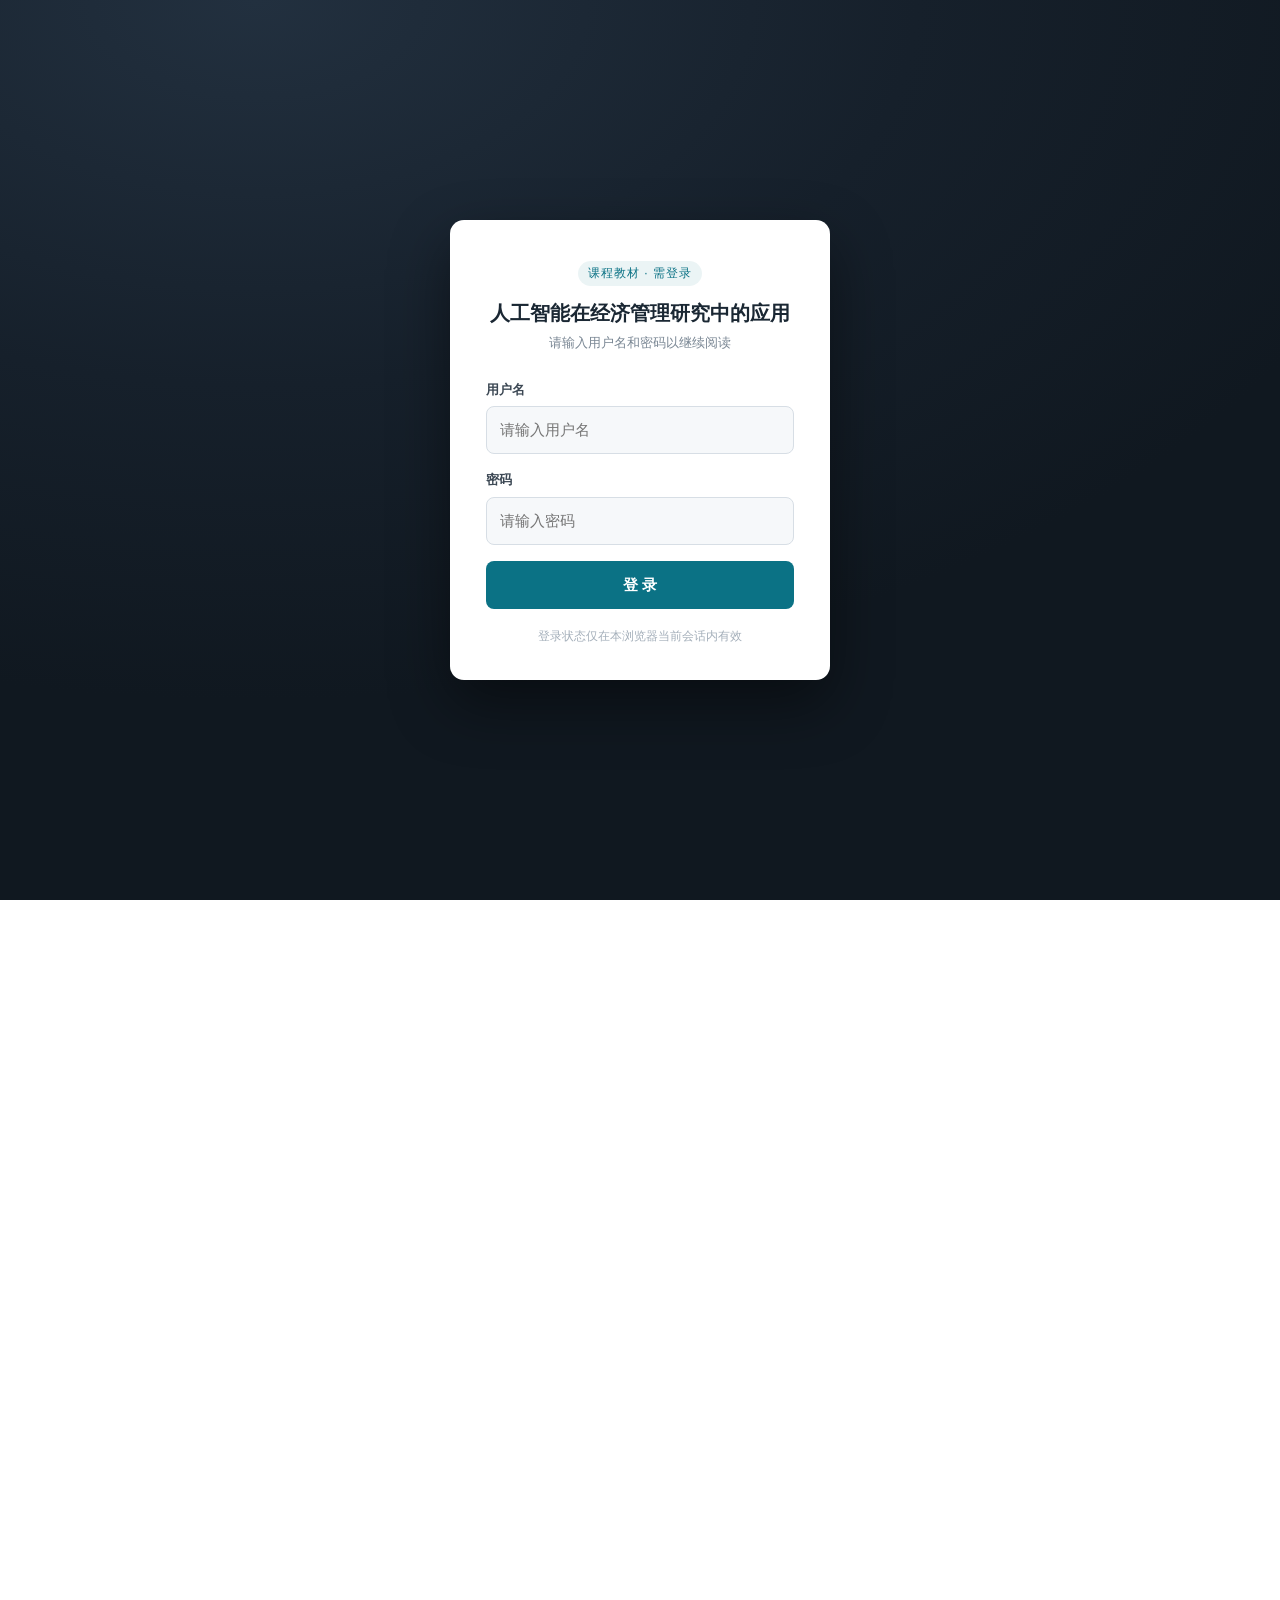
<file: index.html>
<!DOCTYPE html>
<html xmlns="http://www.w3.org/1999/xhtml" lang="zh-Hans" xml:lang="zh-Hans"><head>

<meta charset="utf-8">
<meta name="generator" content="quarto-1.10.18">

<meta name="viewport" content="width=device-width, initial-scale=1.0, user-scalable=yes">

<meta name="author" content="张晨">
<meta name="dcterms.date" content="2026-09-29">

<title>课程简介 – AI 在经济管理研究中的应用</title>
<style>
/* Default styles provided by pandoc.
** See https://pandoc.org/MANUAL.html#variables-for-html for config info.
*/
span.smallcaps{font-variant: small-caps;}
div.columns{display: flex; gap: 1.5em;}
div.column{flex: auto;}
@media screen {
div.columns{gap: min(4vw, 1.5em);}
div.column{overflow-x: auto;}
}
div.hanging-indent{margin-left: 1.5em; text-indent: -1.5em;}
ul.task-list{list-style: none;}
ul.task-list li input[type="checkbox"] {
  width: 0.8em;
  margin: 0 0.8em 0.2em -1em; /* quarto-specific, see https://github.com/quarto-dev/quarto-cli/issues/4556 */ 
  vertical-align: middle;
}
/* CSS for syntax highlighting */
html { -webkit-text-size-adjust: 100%; }
pre > code.sourceCode { white-space: pre; position: relative; }
pre > code.sourceCode > span { display: inline-block; line-height: 1.25; }
pre > code.sourceCode > span:empty { height: 1.2em; }
.sourceCode { overflow: visible; }
code.sourceCode > span { color: inherit; text-decoration: inherit; }
div.sourceCode { margin: 1em 0; }
pre.sourceCode { margin: 0; }
@media screen {
div.sourceCode { overflow: auto; }
}
@media print {
pre > code.sourceCode { white-space: pre-wrap; }
pre > code.sourceCode > span { text-indent: -5em; padding-left: 5em; }
}
pre.numberSource code
  { counter-reset: source-line 0; }
pre.numberSource code > span
  { position: relative; left: -4em; counter-increment: source-line; }
pre.numberSource code > span > a:first-child::before
  { content: counter(source-line);
    position: relative; left: -1em; text-align: right; vertical-align: baseline;
    border: none; display: inline-block;
    -webkit-touch-callout: none; -webkit-user-select: none;
    -khtml-user-select: none; -moz-user-select: none;
    -ms-user-select: none; user-select: none;
    padding: 0 4px; width: 4em;
  }
pre.numberSource { margin-left: 3em;  padding-left: 4px; }
div.sourceCode
  {   }
@media screen {
pre > code.sourceCode > span > a:first-child::before { text-decoration: underline; }
}
</style>


<script src="site_libs/quarto-nav/quarto-nav.js"></script>
<script src="site_libs/quarto-nav/headroom.min.js"></script>
<script src="site_libs/clipboard/clipboard.min.js"></script>
<script src="site_libs/quarto-search/autocomplete.umd.js"></script>
<script src="site_libs/quarto-search/fuse.min.js"></script>
<script src="site_libs/quarto-search/quarto-search.js"></script>
<meta name="quarto:offset" content="./">
<link href="./01-ai-cognition.html" rel="next">
<script src="site_libs/quarto-html/quarto.js" type="module"></script>
<script src="site_libs/quarto-html/tabsets/tabsets.js" type="module"></script>
<script src="site_libs/quarto-html/popper.min.js"></script>
<script src="site_libs/quarto-html/tippy.umd.min.js"></script>
<script src="site_libs/quarto-html/anchor.min.js"></script>
<link href="site_libs/quarto-html/tippy.css" rel="stylesheet">
<link href="site_libs/quarto-html/quarto-syntax-highlighting-eec68b17241c1efd3eae2de50d816e3e.css" rel="stylesheet" id="quarto-text-highlighting-styles">
<script src="site_libs/bootstrap/bootstrap.min.js"></script>
<link href="site_libs/bootstrap/bootstrap-icons.css" rel="stylesheet">
<link href="site_libs/bootstrap/bootstrap-d5fb2bd185f07460e4408dd84795c9a0.min.css" rel="stylesheet" append-hash="true" id="quarto-bootstrap" data-mode="light">
<script id="quarto-search-options" type="application/json">{
  "location": "sidebar",
  "copy-button": false,
  "collapse-after": 3,
  "panel-placement": "start",
  "type": "textbox",
  "limit": 50,
  "keyboard-shortcut": [
    "f",
    "/",
    "s"
  ],
  "language": {
    "search-no-results-text": "没有结果",
    "search-matching-documents-text": "匹配的文档",
    "search-copy-link-title": "复制搜索链接",
    "search-hide-matches-text": "隐藏其它匹配结果",
    "search-more-match-text": "更多匹配结果",
    "search-more-matches-text": "更多匹配结果",
    "search-clear-button-title": "清除",
    "search-text-placeholder": "",
    "search-detached-cancel-button-title": "取消",
    "search-submit-button-title": "提交",
    "search-label": "搜索"
  }
}</script>
<style>
  /* ---------- 登录门禁：页面锁定与登录框样式 ---------- */
  /* 未登录时隐藏正文（仅保留登录框） */
  html.auth-locked body > *:not(#book-auth-gate) {
    visibility: hidden !important;
  }
  /* 登录框可能被插入正文容器内部，这里显式让它可见（覆盖继承的 hidden） */
  html.auth-locked body #book-auth-gate {
    visibility: visible !important;
  }
  html.auth-locked,
  html.auth-locked body {
    overflow: hidden;
  }

  #book-auth-gate {
    position: fixed;
    inset: 0;
    z-index: 2147483647;
    display: flex;
    align-items: center;
    justify-content: center;
    padding: 24px;
    box-sizing: border-box;
    background: radial-gradient(1200px 700px at 20% 0%, #22303f 0%, #16202b 55%, #101820 100%);
    font-family: -apple-system, BlinkMacSystemFont, "Segoe UI", "PingFang SC", "Hiragino Sans GB", "Microsoft YaHei", sans-serif;
    color: #1a1a1a;
  }
  #book-auth-gate[hidden] { display: none !important; }

  .auth-card {
    width: 100%;
    max-width: 380px;
    background: #ffffff;
    border-radius: 14px;
    box-shadow: 0 24px 60px rgba(0, 0, 0, 0.45);
    padding: 40px 36px 34px;
    box-sizing: border-box;
  }
  .auth-brand {
    text-align: center;
    margin-bottom: 26px;
  }
  .auth-brand .auth-kicker {
    display: inline-block;
    font-size: 12px;
    letter-spacing: 0.08em;
    color: #0b7285;
    background: rgba(11, 114, 133, 0.08);
    padding: 3px 10px;
    border-radius: 999px;
    margin-bottom: 14px;
  }
  .auth-brand h1 {
    font-size: 20px;
    line-height: 1.35;
    font-weight: 700;
    margin: 0 0 6px;
    color: #1a2733;
  }
  .auth-brand p {
    font-size: 13px;
    color: #7a8794;
    margin: 0;
  }
  .auth-field { margin-bottom: 16px; }
  .auth-field label {
    display: block;
    font-size: 13px;
    font-weight: 600;
    color: #3c4854;
    margin-bottom: 6px;
  }
  .auth-field input {
    width: 100%;
    box-sizing: border-box;
    padding: 11px 13px;
    font-size: 15px;
    color: #1a2733;
    background: #f6f8fa;
    border: 1px solid #d7dee5;
    border-radius: 8px;
    outline: none;
    transition: border-color 0.15s, box-shadow 0.15s;
  }
  .auth-field input:focus {
    border-color: #0b7285;
    box-shadow: 0 0 0 3px rgba(11, 114, 133, 0.15);
    background: #ffffff;
  }
  .auth-error {
    display: none;
    font-size: 13px;
    color: #c0392b;
    background: rgba(192, 57, 43, 0.08);
    border-radius: 8px;
    padding: 9px 12px;
    margin: -4px 0 14px;
  }
  .auth-submit {
    width: 100%;
    box-sizing: border-box;
    padding: 12px 16px;
    font-size: 15px;
    font-weight: 600;
    color: #ffffff;
    background: #0b7285;
    border: none;
    border-radius: 8px;
    cursor: pointer;
    transition: background 0.15s;
  }
  .auth-submit:hover { background: #095d6d; }
  .auth-submit:active { background: #084c59; }
  .auth-hint {
    text-align: center;
    font-size: 12px;
    color: #a4afba;
    margin-top: 18px;
  }
</style>

<script>
  /* 立即锁定：若尚未登录，则在正文渲染前隐藏页面内容 */
  (function () {
    var ok = false;
    try {
      ok = sessionStorage.getItem("BOOK_AUTH_OK") === "1";
    } catch (e) {
      ok = false;
    }
    if (!ok) {
      document.documentElement.classList.add("auth-locked");
    }
  })();
</script>


<link rel="stylesheet" href="styles.css">
</head>

<body class="nav-sidebar floating quarto-light">

<div id="quarto-search-results"></div>
  <header id="quarto-header" class="headroom fixed-top">
  <nav class="quarto-secondary-nav">
    <div class="container-fluid d-flex">
      <button type="button" class="quarto-btn-toggle btn" data-bs-toggle="collapse" role="button" data-bs-target=".quarto-sidebar-collapse-item" aria-controls="quarto-sidebar" aria-expanded="false" aria-label="展开或折叠侧边栏导航" onclick="if (window.quartoToggleHeadroom) { window.quartoToggleHeadroom(); }">
        <i class="bi bi-layout-text-sidebar-reverse"></i>
      </button>
        <nav class="quarto-page-breadcrumbs" aria-label="breadcrumb"><ol class="breadcrumb"><li class="breadcrumb-item"><a href="./index.html">课程简介</a></li></ol></nav>
        <a class="flex-grow-1" role="navigation" data-bs-toggle="collapse" data-bs-target=".quarto-sidebar-collapse-item" aria-controls="quarto-sidebar" aria-expanded="false" aria-label="展开或折叠侧边栏导航" onclick="if (window.quartoToggleHeadroom) { window.quartoToggleHeadroom(); }">      
        </a>
      <button type="button" class="btn quarto-search-button" aria-label="搜索" onclick="window.quartoOpenSearch();">
        <i class="bi bi-search"></i>
      </button>
    </div>
  </nav>
</header>
<!-- content -->
<div id="quarto-content" class="quarto-container page-columns page-rows-contents page-layout-article">
<!-- sidebar -->
  <nav id="quarto-sidebar" class="sidebar collapse collapse-horizontal quarto-sidebar-collapse-item sidebar-navigation floating overflow-auto">
    <div class="pt-lg-2 mt-2 text-left sidebar-header">
    <div class="sidebar-title mb-0 py-0">
      <a href="./">课程讲义</a> 
        <div class="sidebar-tools-main">
  <a href="" class="quarto-reader-toggle quarto-navigation-tool px-1" onclick="window.quartoToggleReader(); return false;" title="切换阅读器模式">
  <div class="quarto-reader-toggle-btn">
  <i class="bi"></i>
  </div>
</a>
</div>
    </div>
      </div>
        <div class="mt-2 flex-shrink-0 align-items-center">
        <div class="sidebar-search">
        <div id="quarto-search" class="" title="搜索"></div>
        </div>
        </div>
    <div class="sidebar-menu-container"> 
    <ul class="list-unstyled mt-1">
        <li class="sidebar-item">
  <div class="sidebar-item-container"> 
  <a href="./index.html" class="sidebar-item-text sidebar-link active">
 <span class="menu-text">课程简介</span></a>
  </div>
</li>
        <li class="sidebar-item">
  <div class="sidebar-item-container"> 
  <a href="./01-ai-cognition.html" class="sidebar-item-text sidebar-link">
 <span class="menu-text">第一讲：AI 认知与工具概览</span></a>
  </div>
</li>
        <li class="sidebar-item">
  <div class="sidebar-item-container"> 
  <a href="./02-environment-setup.html" class="sidebar-item-text sidebar-link">
 <span class="menu-text">第二讲：环境安装与引擎配置</span></a>
  </div>
</li>
        <li class="sidebar-item">
  <div class="sidebar-item-container"> 
  <a href="./03-agent-basics.html" class="sidebar-item-text sidebar-link">
 <span class="menu-text">第三讲：Agent 基础操作</span></a>
  </div>
</li>
        <li class="sidebar-item">
  <div class="sidebar-item-container"> 
  <a href="./04-agent-advanced.html" class="sidebar-item-text sidebar-link">
 <span class="menu-text">第四讲：Agent 进阶</span></a>
  </div>
</li>
        <li class="sidebar-item">
  <div class="sidebar-item-container"> 
  <a href="./05-knowledge-base.html" class="sidebar-item-text sidebar-link">
 <span class="menu-text">第五讲：知识库构建与学术品味蒸馏</span></a>
  </div>
</li>
        <li class="sidebar-item">
  <div class="sidebar-item-container"> 
  <a href="./06-data-collection.html" class="sidebar-item-text sidebar-link">
 <span class="menu-text">第六讲：AI 辅助数据采集</span></a>
  </div>
</li>
        <li class="sidebar-item">
  <div class="sidebar-item-container"> 
  <a href="./07-text-analysis.html" class="sidebar-item-text sidebar-link">
 <span class="menu-text">第七讲：AI 辅助文本分析</span></a>
  </div>
</li>
        <li class="sidebar-item">
  <div class="sidebar-item-container"> 
  <a href="./08-empirical-research.html" class="sidebar-item-text sidebar-link">
 <span class="menu-text">第八讲：AI 辅助规范实证研究</span></a>
  </div>
</li>
    </ul>
    </div>
</nav>
<div id="quarto-sidebar-glass" class="quarto-sidebar-collapse-item" data-bs-toggle="collapse" data-bs-target=".quarto-sidebar-collapse-item"></div>
<!-- margin-sidebar -->
    <div id="quarto-margin-sidebar" class="sidebar margin-sidebar">
        <nav id="TOC" role="doc-toc" class="toc-active">
    <h2 id="toc-title">该页面内容</h2>
   
  <ul>
  <li><a href="#人工智能在经济管理研究中的应用" id="toc-人工智能在经济管理研究中的应用" class="nav-link active" data-scroll-target="#人工智能在经济管理研究中的应用">人工智能在经济管理研究中的应用</a>
  <ul class="collapse">
  <li><a href="#你会学到什么" id="toc-你会学到什么" class="nav-link" data-scroll-target="#你会学到什么">你会学到什么</a></li>
  <li><a href="#如何使用本教材" id="toc-如何使用本教材" class="nav-link" data-scroll-target="#如何使用本教材">如何使用本教材</a></li>
  </ul></li>
  </ul>
</nav>
    </div>
<!-- main -->
<main class="content" id="quarto-document-content">

<header id="title-block-header" class="quarto-title-block default">
<div class="quarto-title">
<div class="quarto-title-block"><div><h1 class="title">课程简介</h1><button type="button" class="btn code-tools-button" id="quarto-code-tools-source"><i class="bi"></i> 代码</button></div></div>
<p class="subtitle lead">课程讲义 · 网页教材</p>
</div>



<div class="quarto-title-meta">

    <div>
    <div class="quarto-title-meta-heading">作者</div>
    <div class="quarto-title-meta-contents">
             <p>张晨 </p>
          </div>
  </div>
    
    <div>
    <div class="quarto-title-meta-heading">发布于</div>
    <div class="quarto-title-meta-contents">
      <p class="date">2026-09-29</p>
    </div>
  </div>
  
    
  </div>
  


</header>


<section id="人工智能在经济管理研究中的应用" class="level1">
<h1>人工智能在经济管理研究中的应用</h1>
<p><strong>授课人：</strong> 张晨（西北农林科技大学经济管理学院）</p>
<p><strong>课程性质：</strong> 研究生方法类课程 · 8 讲 · 2026 年夏季学期</p>
<hr>
<p>这是一套面向经济管理类研究生的 <strong>AI 工具实操教材</strong>，共 8 讲。课程目标不是把读者教成程序员，而是让读者把大语言模型与 Agent 真正接进自己的科研工作流——读文献、理数据、跑回归、写论文，每一步都有 AI 可接手、可放大的地方。</p>
<section id="你会学到什么" class="level2">
<h2 class="anchored" data-anchor-id="你会学到什么">你会学到什么</h2>
<table class="caption-top table">
<colgroup>
<col style="width: 33%">
<col style="width: 33%">
<col style="width: 33%">
</colgroup>
<thead>
<tr class="header">
<th>讲次</th>
<th>主题</th>
<th>一句话概括</th>
</tr>
</thead>
<tbody>
<tr class="odd">
<td>第一讲</td>
<td>AI 认知与工具概览</td>
<td>搞清楚 LLM 能做什么、不能做什么，选对工具</td>
</tr>
<tr class="even">
<td>第二讲</td>
<td>环境安装与引擎配置</td>
<td>装好一条能跑通的 AI 工具链</td>
</tr>
<tr class="odd">
<td>第三讲</td>
<td>Agent 基础操作</td>
<td>Skills 入门、项目规则与 Git 版本控制</td>
</tr>
<tr class="even">
<td>第四讲</td>
<td>Agent 进阶</td>
<td>自定义 Skill 与多 Agent 编排</td>
</tr>
<tr class="odd">
<td>第五讲</td>
<td>知识库构建与学术品味蒸馏</td>
<td>把文献变成 AI 能调用的知识，把学者风格变成可复用的 Agent</td>
</tr>
<tr class="even">
<td>第六讲</td>
<td>AI 辅助数据采集</td>
<td>爬虫原理、API 发现与生产级爬虫</td>
</tr>
<tr class="odd">
<td>第七讲</td>
<td>AI 辅助文本分析</td>
<td>LLM 文本分类、情感分析与信息提取</td>
</tr>
<tr class="even">
<td>第八讲</td>
<td>AI 辅助规范实证研究</td>
<td>研究设计、Stata 规范与三个完整案例</td>
</tr>
</tbody>
</table>
</section>
<section id="如何使用本教材" class="level2">
<h2 class="anchored" data-anchor-id="如何使用本教材">如何使用本教材</h2>
<ul>
<li>每讲都包含 <strong>上节</strong> 与 <strong>下节</strong> 两部分，对应一次课的两个 45 分钟。</li>
<li>建议在电脑前同步操作：<strong>每装完一个工具、每跑完一步，立刻验证</strong>，不要攒到最后统一验证。</li>
<li>左侧边栏可搜索、可折叠，点击目录即可跳转到任意讲次。</li>
</ul>
<div class="callout callout-style-default callout-tip callout-titled">
<div class="callout-header d-flex align-content-center">
<div class="callout-icon-container">
<i class="callout-icon"></i>
</div>
<div class="callout-title-container flex-fill">
<span class="screen-reader-only">提示</span>开始阅读
</div>
</div>
<div class="callout-body-container callout-body">
<p>使用左侧边栏目录，或点击下方链接进入任意一讲：</p>
<ol type="1">
<li><a href="./01-ai-cognition.html">第一讲：AI 认知与工具概览</a></li>
<li><a href="./02-environment-setup.html">第二讲：环境安装与引擎配置</a></li>
<li><a href="./03-agent-basics.html">第三讲：Agent 基础操作</a></li>
<li><a href="./04-agent-advanced.html">第四讲：Agent 进阶</a></li>
<li><a href="./05-knowledge-base.html">第五讲：知识库构建与学术品味蒸馏</a></li>
<li><a href="./06-data-collection.html">第六讲：AI 辅助数据采集</a></li>
<li><a href="./07-text-analysis.html">第七讲：AI 辅助文本分析</a></li>
<li><a href="./08-empirical-research.html">第八讲：AI 辅助规范实证研究</a></li>
</ol>
</div>
</div>
<div class="callout callout-style-default callout-note callout-titled">
<div class="callout-header d-flex align-content-center">
<div class="callout-icon-container">
<i class="callout-icon"></i>
</div>
<div class="callout-title-container flex-fill">
<span class="screen-reader-only">注记</span>版权与使用
</div>
</div>
<div class="callout-body-container callout-body">
<p>本教材仅供课程教学与内部学习使用。未经作者许可，请勿对外传播。</p>
</div>
</div>


<!-- -->

</section>
</section>

</main> <!-- /main -->
<!-- 登录门禁：登录框 + 校验逻辑 -->
<div id="book-auth-gate" hidden="">
  <div class="auth-card">
    <div class="auth-brand">
      <span class="auth-kicker">课程教材 · 需登录</span>
      <h1>人工智能在经济管理研究中的应用</h1>
      <p>请输入用户名和密码以继续阅读</p>
    </div>
    <form id="book-auth-form" autocomplete="off">
      <div class="auth-field">
        <label for="book-auth-user">用户名</label>
        <input type="text" id="book-auth-user" name="username" placeholder="请输入用户名" autocomplete="username">
      </div>
      <div class="auth-field">
        <label for="book-auth-pass">密码</label>
        <input type="password" id="book-auth-pass" name="password" placeholder="请输入密码" autocomplete="current-password">
      </div>
      <div class="auth-error" id="book-auth-error">用户名或密码错误，请重试。</div>
      <button type="submit" class="auth-submit" id="book-auth-submit">登 录</button>
      <div class="auth-hint">登录状态仅在本浏览器当前会话内有效</div>
    </form>
  </div>
</div>

<script>
(function () {
  /* ---------- 纯 JS SHA-256（ASCII） ---------- */
  function sha256(ascii) {
    function rightRotate(value, amount) { return (value >>> amount) | (value << (32 - amount)); }
    var mathPow = Math.pow;
    var maxWord = mathPow(2, 32);
    var result = '';
    var words = [];
    var asciiBitLength = ascii.length * 8;
    var hash = sha256.h = sha256.h || [];
    var k = sha256.k = sha256.k || [];
    var primeCounter = k.length;
    var isComposite = {};
    for (var candidate = 2; primeCounter < 64; candidate++) {
      if (!isComposite[candidate]) {
        for (var i = 0; i < 313; i += candidate) { isComposite[i] = candidate; }
        hash[primeCounter] = (mathPow(candidate, 0.5) * maxWord) | 0;
        k[primeCounter++] = (mathPow(candidate, 1 / 3) * maxWord) | 0;
      }
    }
    ascii += '\x80';
    while (ascii.length % 64 - 56) ascii += '\x00';
    for (var i = 0; i < ascii.length; i++) {
      var j = ascii.charCodeAt(i);
      if (j >> 8) return '';
      words[i >> 2] |= j << ((3 - i) % 4) * 8;
    }
    words[words.length] = ((asciiBitLength / maxWord) | 0);
    words[words.length] = (asciiBitLength);
    for (var j2 = 0; j2 < words.length;) {
      var w = words.slice(j2, j2 += 16);
      var oldHash = hash;
      hash = hash.slice(0, 8);
      for (var i2 = 0; i2 < 64; i2++) {
        var w15 = w[i2 - 15], w2 = w[i2 - 2];
        var a = hash[0], e = hash[4];
        var temp1 = hash[7]
          + (rightRotate(e, 6) ^ rightRotate(e, 11) ^ rightRotate(e, 25))
          + ((e & hash[5]) ^ ((~e) & hash[6]))
          + k[i2]
          + (w[i2] = (i2 < 16) ? w[i2] : (
              w[i2 - 16]
              + (rightRotate(w15, 7) ^ rightRotate(w15, 18) ^ (w15 >>> 3))
              + w[i2 - 7]
              + (rightRotate(w2, 17) ^ rightRotate(w2, 19) ^ (w2 >>> 10))
            ) | 0
          );
        var temp2 = (rightRotate(a, 2) ^ rightRotate(a, 13) ^ rightRotate(a, 22))
          + ((a & hash[1]) ^ (a & hash[2]) ^ (hash[1] & hash[2]));
        hash = [(temp1 + temp2) | 0].concat(hash);
        hash[4] = (hash[4] + temp1) | 0;
      }
      for (var i3 = 0; i3 < 8; i3++) { hash[i3] = (hash[i3] + oldHash[i3]) | 0; }
    }
    for (var i4 = 0; i4 < 8; i4++) {
      for (var j3 = 3; j3 + 1; j3--) {
        var b = (hash[i4] >> (j3 * 8)) & 255;
        result += ((b < 16) ? 0 : '') + b.toString(16);
      }
    }
    return result;
  }

  /* 校验值：sha256("pisces_chen_30")（用户名与密码相同） */
  var CRED_HASH = "98dcd99562737bd3e3240000ed05df35168050efb866fe569d4602f31b26643f";

  var gate = document.getElementById("book-auth-gate");
  var form = document.getElementById("book-auth-form");
  var userInput = document.getElementById("book-auth-user");
  var passInput = document.getElementById("book-auth-pass");
  var errEl = document.getElementById("book-auth-error");

  function isLocked() {
    return document.documentElement.classList.contains("auth-locked");
  }

  function unlock() {
    try { sessionStorage.setItem("BOOK_AUTH_OK", "1"); } catch (e) {}
    document.documentElement.classList.remove("auth-locked");
    if (gate) gate.hidden = true;
  }

  /* 初始化：已登录则直接隐藏登录框，未登录则显示 */
  if (isLocked()) {
    gate.hidden = false;
  } else {
    gate.hidden = true;
  }

  if (form) {
    form.addEventListener("submit", function (ev) {
      ev.preventDefault();
      var u = userInput.value || "";
      var p = passInput.value || "";
      if (sha256(u) === CRED_HASH && sha256(p) === CRED_HASH) {
        errEl.style.display = "none";
        unlock();
      } else {
        errEl.style.display = "block";
        passInput.value = "";
        passInput.focus();
      }
    });
  }
})();
</script>
<script id="quarto-html-after-body" type="application/javascript">
  window.document.addEventListener("DOMContentLoaded", function (event) {
    const icon = "";
    const anchorJS = new window.AnchorJS();
    anchorJS.options = {
      placement: 'right',
      icon: icon
    };
    anchorJS.add('.anchored');
    const isCodeAnnotation = (el) => {
      for (const clz of el.classList) {
        if (clz.startsWith('code-annotation-')) {                     
          return true;
        }
      }
      return false;
    }
    const onCopySuccess = function(e) {
      // button target
      const button = e.trigger;
      // don't keep focus
      button.blur();
      // flash "checked"
      button.classList.add('code-copy-button-checked');
      var currentTitle = button.getAttribute("title");
      button.setAttribute("title", "已复制");
      let tooltip;
      if (window.bootstrap) {
        button.setAttribute("data-bs-toggle", "tooltip");
        button.setAttribute("data-bs-placement", "left");
        button.setAttribute("data-bs-title", "已复制");
        tooltip = new bootstrap.Tooltip(button, 
          { trigger: "manual", 
            customClass: "code-copy-button-tooltip",
            offset: [0, -8]});
        tooltip.show();    
      }
      setTimeout(function() {
        if (tooltip) {
          tooltip.hide();
          button.removeAttribute("data-bs-title");
          button.removeAttribute("data-bs-toggle");
          button.removeAttribute("data-bs-placement");
        }
        button.setAttribute("title", currentTitle);
        button.classList.remove('code-copy-button-checked');
      }, 1000);
      // clear code selection
      e.clearSelection();
    }
    const getTextToCopy = function(trigger) {
      const outerScaffold = trigger.parentElement.cloneNode(true);
      const codeEl = outerScaffold.querySelector('code');
      for (const childEl of codeEl.children) {
        if (isCodeAnnotation(childEl)) {
          childEl.remove();
        }
      }
      return codeEl.innerText;
    }
    const clipboard = new window.ClipboardJS('.code-copy-button:not([data-in-quarto-modal])', {
      text: getTextToCopy
    });
    clipboard.on('success', onCopySuccess);
    if (window.document.getElementById('quarto-embedded-source-code-modal')) {
      const clipboardModal = new window.ClipboardJS('.code-copy-button[data-in-quarto-modal]', {
        text: getTextToCopy,
        container: window.document.getElementById('quarto-embedded-source-code-modal')
      });
      clipboardModal.on('success', onCopySuccess);
    }
    const viewSource = window.document.getElementById('quarto-view-source') ||
                       window.document.getElementById('quarto-code-tools-source');
    if (viewSource) {
      const sourceUrl = viewSource.getAttribute("data-quarto-source-url");
      viewSource.addEventListener("click", function(e) {
        if (sourceUrl) {
          // rstudio viewer pane
          if (/\bcapabilities=\b/.test(window.location)) {
            window.open(sourceUrl);
          } else {
            window.location.href = sourceUrl;
          }
        } else {
          const modal = new bootstrap.Modal(document.getElementById('quarto-embedded-source-code-modal'));
          modal.show();
        }
        return false;
      });
    }
    function toggleCodeHandler(show) {
      return function(e) {
        const cellDetails = window.document.querySelectorAll(".cell details.code-fold");
        for (let i=0; i<cellDetails.length; i++) {
          const details = cellDetails[i];
          if (show) {
            details.open = true;
          } else {
            details.removeAttribute("open");
          }
        }
        const cellCodeDivs = window.document.querySelectorAll(".cell div.sourceCode.cell-code");
        const fromCls = show ? "hidden" : "unhidden";
        const toCls = show ? "unhidden" : "hidden";
        for (let i=0; i<cellCodeDivs.length; i++) {
          const codeDiv = cellCodeDivs[i];
          if (codeDiv.classList.contains(fromCls)) {
            codeDiv.classList.remove(fromCls);
            codeDiv.classList.add(toCls);
          } 
        }
        return false;
      }
    }
    const hideAllCode = window.document.getElementById("quarto-hide-all-code");
    if (hideAllCode) {
      hideAllCode.addEventListener("click", toggleCodeHandler(false));
    }
    const showAllCode = window.document.getElementById("quarto-show-all-code");
    if (showAllCode) {
      showAllCode.addEventListener("click", toggleCodeHandler(true));
    }
      var localhostRegex = new RegExp(/^(?:http|https):\/\/localhost\:?[0-9]*\//);
      var mailtoRegex = new RegExp(/^mailto:/);
        var filterRegex = new RegExp('/' + window.location.host + '/');
      var isInternal = (href) => {
          return filterRegex.test(href) || localhostRegex.test(href) || mailtoRegex.test(href);
      }
      // Inspect non-navigation links and adorn them if external
     var links = window.document.querySelectorAll('a[href]:not(.nav-link):not(.navbar-brand):not(.toc-action):not(.sidebar-link):not(.sidebar-item-toggle):not(.pagination-link):not(.no-external):not([aria-hidden]):not(.dropdown-item):not(.quarto-navigation-tool):not(.about-link)');
      for (var i=0; i<links.length; i++) {
        const link = links[i];
        if (!isInternal(link.href)) {
          // undo the damage that might have been done by quarto-nav.js in the case of
          // links that we want to consider external
          if (link.dataset.originalHref !== undefined) {
            link.href = link.dataset.originalHref;
          }
            // target, if specified
            link.setAttribute("target", "_blank");
            if (link.getAttribute("rel") === null) {
              link.setAttribute("rel", "noopener");
            }
        }
      }
    function tippyHover(el, contentFn, onTriggerFn, onUntriggerFn) {
      const config = {
        allowHTML: true,
        maxWidth: 500,
        delay: 100,
        arrow: false,
        appendTo: function(el) {
            return el.parentElement;
        },
        interactive: true,
        interactiveBorder: 10,
        theme: 'quarto',
        placement: 'bottom-start',
      };
      if (contentFn) {
        config.content = contentFn;
      }
      if (onTriggerFn) {
        config.onTrigger = onTriggerFn;
      }
      if (onUntriggerFn) {
        config.onUntrigger = onUntriggerFn;
      }
      window.tippy(el, config); 
    }
    const noterefs = window.document.querySelectorAll('a[role="doc-noteref"]');
    for (var i=0; i<noterefs.length; i++) {
      const ref = noterefs[i];
      tippyHover(ref, function() {
        // use id or data attribute instead here
        let href = ref.getAttribute('data-footnote-href') || ref.getAttribute('href');
        try { href = new URL(href).hash; } catch {}
        const id = href.replace(/^#\/?/, "");
        const note = window.document.getElementById(id);
        if (note) {
          return note.innerHTML;
        } else {
          return "";
        }
      });
    }
    const xrefs = window.document.querySelectorAll('a.quarto-xref');
    const processXRef = (id, note) => {
      // Strip column container classes
      const stripColumnClz = (el) => {
        el.classList.remove("page-full", "page-columns");
        if (el.children) {
          for (const child of el.children) {
            stripColumnClz(child);
          }
        }
      }
      stripColumnClz(note)
      if (id === null || id.startsWith('sec-')) {
        // Special case sections, only their first couple elements
        const container = document.createElement("div");
        if (note.children && note.children.length > 2) {
          container.appendChild(note.children[0].cloneNode(true));
          for (let i = 1; i < note.children.length; i++) {
            const child = note.children[i];
            if (child.tagName === "P" && child.innerText === "") {
              continue;
            } else {
              container.appendChild(child.cloneNode(true));
              break;
            }
          }
          if (window.Quarto?.typesetMath) {
            window.Quarto.typesetMath(container);
          }
          return container.innerHTML
        } else {
          if (window.Quarto?.typesetMath) {
            window.Quarto.typesetMath(note);
          }
          return note.innerHTML;
        }
      } else {
        // Remove any anchor links if they are present
        const anchorLink = note.querySelector('a.anchorjs-link');
        if (anchorLink) {
          anchorLink.remove();
        }
        if (window.Quarto?.typesetMath) {
          window.Quarto.typesetMath(note);
        }
        if (note.classList.contains("callout")) {
          return note.outerHTML;
        } else {
          return note.innerHTML;
        }
      }
    }
    for (var i=0; i<xrefs.length; i++) {
      const xref = xrefs[i];
      tippyHover(xref, undefined, function(instance) {
        instance.disable();
        let url = xref.getAttribute('href');
        let hash = undefined; 
        if (url.startsWith('#')) {
          hash = url;
        } else {
          try { hash = new URL(url).hash; } catch {}
        }
        if (hash) {
          const id = hash.replace(/^#\/?/, "");
          const note = window.document.getElementById(id);
          if (note !== null) {
            try {
              const html = processXRef(id, note.cloneNode(true));
              instance.setContent(html);
            } finally {
              instance.enable();
              instance.show();
            }
          } else {
            // See if we can fetch this
            fetch(url.split('#')[0])
            .then(res => res.text())
            .then(html => {
              const parser = new DOMParser();
              const htmlDoc = parser.parseFromString(html, "text/html");
              const note = htmlDoc.getElementById(id);
              if (note !== null) {
                const html = processXRef(id, note);
                instance.setContent(html);
              } 
            }).finally(() => {
              instance.enable();
              instance.show();
            });
          }
        } else {
          // See if we can fetch a full url (with no hash to target)
          // This is a special case and we should probably do some content thinning / targeting
          fetch(url)
          .then(res => res.text())
          .then(html => {
            const parser = new DOMParser();
            const htmlDoc = parser.parseFromString(html, "text/html");
            const note = htmlDoc.querySelector('main.content');
            if (note !== null) {
              // This should only happen for chapter cross references
              // (since there is no id in the URL)
              // remove the first header
              if (note.children.length > 0 && note.children[0].tagName === "HEADER") {
                note.children[0].remove();
              }
              const html = processXRef(null, note);
              instance.setContent(html);
            } 
          }).finally(() => {
            instance.enable();
            instance.show();
          });
        }
      }, function(instance) {
      });
    }
        let selectedAnnoteEl;
        const selectorForAnnotation = ( cell, annotation) => {
          let cellAttr = 'data-code-cell="' + cell + '"';
          let lineAttr = 'data-code-annotation="' +  annotation + '"';
          const selector = 'span[' + cellAttr + '][' + lineAttr + ']';
          return selector;
        }
        const selectCodeLines = (annoteEl) => {
          const doc = window.document;
          const targetCell = annoteEl.getAttribute("data-target-cell");
          const targetAnnotation = annoteEl.getAttribute("data-target-annotation");
          const annoteSpan = window.document.querySelector(selectorForAnnotation(targetCell, targetAnnotation));
          const lines = annoteSpan.getAttribute("data-code-lines").split(",");
          const lineIds = lines.map((line) => {
            return targetCell + "-" + line;
          })
          let top = null;
          let height = null;
          let parent = null;
          if (lineIds.length > 0) {
              //compute the position of the single el (top and bottom and make a div)
              const el = window.document.getElementById(lineIds[0]);
              top = el.offsetTop;
              height = el.offsetHeight;
              parent = el.parentElement.parentElement;
            if (lineIds.length > 1) {
              const lastEl = window.document.getElementById(lineIds[lineIds.length - 1]);
              const bottom = lastEl.offsetTop + lastEl.offsetHeight;
              height = bottom - top;
            }
            if (top !== null && height !== null && parent !== null) {
              // cook up a div (if necessary) and position it 
              let div = window.document.getElementById("code-annotation-line-highlight");
              if (div === null) {
                div = window.document.createElement("div");
                div.setAttribute("id", "code-annotation-line-highlight");
                div.style.position = 'absolute';
                parent.appendChild(div);
              }
              div.style.top = top - 2 + "px";
              div.style.height = height + 4 + "px";
              div.style.left = 0;
              let gutterDiv = window.document.getElementById("code-annotation-line-highlight-gutter");
              if (gutterDiv === null) {
                gutterDiv = window.document.createElement("div");
                gutterDiv.setAttribute("id", "code-annotation-line-highlight-gutter");
                gutterDiv.style.position = 'absolute';
                const codeCell = window.document.getElementById(targetCell);
                const gutter = codeCell.querySelector('.code-annotation-gutter');
                gutter.appendChild(gutterDiv);
              }
              gutterDiv.style.top = top - 2 + "px";
              gutterDiv.style.height = height + 4 + "px";
            }
            selectedAnnoteEl = annoteEl;
          }
        };
        const unselectCodeLines = () => {
          const elementsIds = ["code-annotation-line-highlight", "code-annotation-line-highlight-gutter"];
          elementsIds.forEach((elId) => {
            const div = window.document.getElementById(elId);
            if (div) {
              div.remove();
            }
          });
          selectedAnnoteEl = undefined;
        };
          // Handle positioning of the toggle
      window.addEventListener(
        "resize",
        throttle(() => {
          elRect = undefined;
          if (selectedAnnoteEl) {
            selectCodeLines(selectedAnnoteEl);
          }
        }, 10)
      );
      function throttle(fn, ms) {
      let throttle = false;
      let timer;
        return (...args) => {
          if(!throttle) { // first call gets through
              fn.apply(this, args);
              throttle = true;
          } else { // all the others get throttled
              if(timer) clearTimeout(timer); // cancel #2
              timer = setTimeout(() => {
                fn.apply(this, args);
                timer = throttle = false;
              }, ms);
          }
        };
      }
        // Attach click handler to the DT
        const annoteDls = window.document.querySelectorAll('dt[data-target-cell]');
        for (const annoteDlNode of annoteDls) {
          annoteDlNode.addEventListener('click', (event) => {
            const clickedEl = event.target;
            if (clickedEl !== selectedAnnoteEl) {
              unselectCodeLines();
              const activeEl = window.document.querySelector('dt[data-target-cell].code-annotation-active');
              if (activeEl) {
                activeEl.classList.remove('code-annotation-active');
              }
              selectCodeLines(clickedEl);
              clickedEl.classList.add('code-annotation-active');
            } else {
              // Unselect the line
              unselectCodeLines();
              clickedEl.classList.remove('code-annotation-active');
            }
          });
        }
    const findCites = (el) => {
      const parentEl = el.parentElement;
      if (parentEl) {
        const cites = parentEl.dataset.cites;
        if (cites) {
          return {
            el,
            cites: cites.split(' ')
          };
        } else {
          return findCites(el.parentElement)
        }
      } else {
        return undefined;
      }
    };
    var bibliorefs = window.document.querySelectorAll('a[role="doc-biblioref"]');
    for (var i=0; i<bibliorefs.length; i++) {
      const ref = bibliorefs[i];
      const citeInfo = findCites(ref);
      if (citeInfo) {
        tippyHover(citeInfo.el, function() {
          var popup = window.document.createElement('div');
          citeInfo.cites.forEach(function(cite) {
            var citeDiv = window.document.createElement('div');
            citeDiv.classList.add('hanging-indent');
            citeDiv.classList.add('csl-entry');
            var biblioDiv = window.document.getElementById('ref-' + cite);
            if (biblioDiv) {
              citeDiv.innerHTML = biblioDiv.innerHTML;
            }
            popup.appendChild(citeDiv);
          });
          return popup.innerHTML;
        });
      }
    }
  });
  </script>
<nav class="page-navigation">
  <div class="nav-page nav-page-previous">
  </div>
  <div class="nav-page nav-page-next">
      <a href="./01-ai-cognition.html" class="pagination-link" aria-label="第一讲：AI 认知与工具概览">
        <span class="nav-page-text">第一讲：AI 认知与工具概览</span> <i class="bi bi-arrow-right-short"></i>
      </a>
  </div>
</nav><div class="modal fade" id="quarto-embedded-source-code-modal" tabindex="-1" aria-labelledby="quarto-embedded-source-code-modal-label" aria-hidden="true"><div class="modal-dialog modal-dialog-scrollable"><div class="modal-content"><div class="modal-header"><h5 class="modal-title" id="quarto-embedded-source-code-modal-label">源代码</h5><button class="btn-close" data-bs-dismiss="modal"></button></div><div class="modal-body"><div class="">
<div class="code-copy-outer-scaffold"><div class="sourceCode" id="cb1" data-shortcodes="false"><pre class="sourceCode markdown code-with-copy"><code class="sourceCode markdown"><span id="cb1-1"><a href="#cb1-1" aria-hidden="true" tabindex="-1"></a><span class="co">---</span></span>
<span id="cb1-2"><a href="#cb1-2" aria-hidden="true" tabindex="-1"></a><span class="an">title:</span><span class="co"> "课程简介"</span></span>
<span id="cb1-3"><a href="#cb1-3" aria-hidden="true" tabindex="-1"></a><span class="co">---</span></span>
<span id="cb1-4"><a href="#cb1-4" aria-hidden="true" tabindex="-1"></a></span>
<span id="cb1-5"><a href="#cb1-5" aria-hidden="true" tabindex="-1"></a><span class="fu"># 人工智能在经济管理研究中的应用</span></span>
<span id="cb1-6"><a href="#cb1-6" aria-hidden="true" tabindex="-1"></a></span>
<span id="cb1-7"><a href="#cb1-7" aria-hidden="true" tabindex="-1"></a>**授课人：** 张晨（西北农林科技大学经济管理学院）</span>
<span id="cb1-8"><a href="#cb1-8" aria-hidden="true" tabindex="-1"></a></span>
<span id="cb1-9"><a href="#cb1-9" aria-hidden="true" tabindex="-1"></a>**课程性质：** 研究生方法类课程 · 8 讲 · 2026 年夏季学期</span>
<span id="cb1-10"><a href="#cb1-10" aria-hidden="true" tabindex="-1"></a></span>
<span id="cb1-11"><a href="#cb1-11" aria-hidden="true" tabindex="-1"></a>---</span>
<span id="cb1-12"><a href="#cb1-12" aria-hidden="true" tabindex="-1"></a></span>
<span id="cb1-13"><a href="#cb1-13" aria-hidden="true" tabindex="-1"></a>这是一套面向经济管理类研究生的 **AI 工具实操教材**，共 8 讲。课程目标不是把读者教成程序员，而是让读者把大语言模型与 Agent 真正接进自己的科研工作流——读文献、理数据、跑回归、写论文，每一步都有 AI 可接手、可放大的地方。</span>
<span id="cb1-14"><a href="#cb1-14" aria-hidden="true" tabindex="-1"></a></span>
<span id="cb1-15"><a href="#cb1-15" aria-hidden="true" tabindex="-1"></a><span class="fu">## 你会学到什么</span></span>
<span id="cb1-16"><a href="#cb1-16" aria-hidden="true" tabindex="-1"></a></span>
<span id="cb1-17"><a href="#cb1-17" aria-hidden="true" tabindex="-1"></a><span class="pp">|</span> 讲次 <span class="pp">|</span> 主题 <span class="pp">|</span> 一句话概括 <span class="pp">|</span></span>
<span id="cb1-18"><a href="#cb1-18" aria-hidden="true" tabindex="-1"></a><span class="pp">|---|---|---|</span></span>
<span id="cb1-19"><a href="#cb1-19" aria-hidden="true" tabindex="-1"></a><span class="pp">|</span> 第一讲 <span class="pp">|</span> AI 认知与工具概览 <span class="pp">|</span> 搞清楚 LLM 能做什么、不能做什么，选对工具 <span class="pp">|</span></span>
<span id="cb1-20"><a href="#cb1-20" aria-hidden="true" tabindex="-1"></a><span class="pp">|</span> 第二讲 <span class="pp">|</span> 环境安装与引擎配置 <span class="pp">|</span> 装好一条能跑通的 AI 工具链 <span class="pp">|</span></span>
<span id="cb1-21"><a href="#cb1-21" aria-hidden="true" tabindex="-1"></a><span class="pp">|</span> 第三讲 <span class="pp">|</span> Agent 基础操作 <span class="pp">|</span> Skills 入门、项目规则与 Git 版本控制 <span class="pp">|</span></span>
<span id="cb1-22"><a href="#cb1-22" aria-hidden="true" tabindex="-1"></a><span class="pp">|</span> 第四讲 <span class="pp">|</span> Agent 进阶 <span class="pp">|</span> 自定义 Skill 与多 Agent 编排 <span class="pp">|</span></span>
<span id="cb1-23"><a href="#cb1-23" aria-hidden="true" tabindex="-1"></a><span class="pp">|</span> 第五讲 <span class="pp">|</span> 知识库构建与学术品味蒸馏 <span class="pp">|</span> 把文献变成 AI 能调用的知识，把学者风格变成可复用的 Agent <span class="pp">|</span></span>
<span id="cb1-24"><a href="#cb1-24" aria-hidden="true" tabindex="-1"></a><span class="pp">|</span> 第六讲 <span class="pp">|</span> AI 辅助数据采集 <span class="pp">|</span> 爬虫原理、API 发现与生产级爬虫 <span class="pp">|</span></span>
<span id="cb1-25"><a href="#cb1-25" aria-hidden="true" tabindex="-1"></a><span class="pp">|</span> 第七讲 <span class="pp">|</span> AI 辅助文本分析 <span class="pp">|</span> LLM 文本分类、情感分析与信息提取 <span class="pp">|</span></span>
<span id="cb1-26"><a href="#cb1-26" aria-hidden="true" tabindex="-1"></a><span class="pp">|</span> 第八讲 <span class="pp">|</span> AI 辅助规范实证研究 <span class="pp">|</span> 研究设计、Stata 规范与三个完整案例 <span class="pp">|</span></span>
<span id="cb1-27"><a href="#cb1-27" aria-hidden="true" tabindex="-1"></a></span>
<span id="cb1-28"><a href="#cb1-28" aria-hidden="true" tabindex="-1"></a><span class="fu">## 如何使用本教材</span></span>
<span id="cb1-29"><a href="#cb1-29" aria-hidden="true" tabindex="-1"></a></span>
<span id="cb1-30"><a href="#cb1-30" aria-hidden="true" tabindex="-1"></a><span class="ss">- </span>每讲都包含 **上节** 与 **下节** 两部分，对应一次课的两个 45 分钟。</span>
<span id="cb1-31"><a href="#cb1-31" aria-hidden="true" tabindex="-1"></a><span class="ss">- </span>建议在电脑前同步操作：**每装完一个工具、每跑完一步，立刻验证**，不要攒到最后统一验证。</span>
<span id="cb1-32"><a href="#cb1-32" aria-hidden="true" tabindex="-1"></a><span class="ss">- </span>左侧边栏可搜索、可折叠，点击目录即可跳转到任意讲次。</span>
<span id="cb1-33"><a href="#cb1-33" aria-hidden="true" tabindex="-1"></a></span>
<span id="cb1-34"><a href="#cb1-34" aria-hidden="true" tabindex="-1"></a>::: {.callout-tip}</span>
<span id="cb1-35"><a href="#cb1-35" aria-hidden="true" tabindex="-1"></a><span class="fu">## 开始阅读</span></span>
<span id="cb1-36"><a href="#cb1-36" aria-hidden="true" tabindex="-1"></a></span>
<span id="cb1-37"><a href="#cb1-37" aria-hidden="true" tabindex="-1"></a>使用左侧边栏目录，或点击下方链接进入任意一讲：</span>
<span id="cb1-38"><a href="#cb1-38" aria-hidden="true" tabindex="-1"></a></span>
<span id="cb1-39"><a href="#cb1-39" aria-hidden="true" tabindex="-1"></a><span class="ss">1. </span><span class="co">[</span><span class="ot">第一讲：AI 认知与工具概览</span><span class="co">](01-ai-cognition.md)</span></span>
<span id="cb1-40"><a href="#cb1-40" aria-hidden="true" tabindex="-1"></a><span class="ss">2. </span><span class="co">[</span><span class="ot">第二讲：环境安装与引擎配置</span><span class="co">](02-environment-setup.md)</span></span>
<span id="cb1-41"><a href="#cb1-41" aria-hidden="true" tabindex="-1"></a><span class="ss">3. </span><span class="co">[</span><span class="ot">第三讲：Agent 基础操作</span><span class="co">](03-agent-basics.md)</span></span>
<span id="cb1-42"><a href="#cb1-42" aria-hidden="true" tabindex="-1"></a><span class="ss">4. </span><span class="co">[</span><span class="ot">第四讲：Agent 进阶</span><span class="co">](04-agent-advanced.md)</span></span>
<span id="cb1-43"><a href="#cb1-43" aria-hidden="true" tabindex="-1"></a><span class="ss">5. </span><span class="co">[</span><span class="ot">第五讲：知识库构建与学术品味蒸馏</span><span class="co">](05-knowledge-base.md)</span></span>
<span id="cb1-44"><a href="#cb1-44" aria-hidden="true" tabindex="-1"></a><span class="ss">6. </span><span class="co">[</span><span class="ot">第六讲：AI 辅助数据采集</span><span class="co">](06-data-collection.md)</span></span>
<span id="cb1-45"><a href="#cb1-45" aria-hidden="true" tabindex="-1"></a><span class="ss">7. </span><span class="co">[</span><span class="ot">第七讲：AI 辅助文本分析</span><span class="co">](07-text-analysis.md)</span></span>
<span id="cb1-46"><a href="#cb1-46" aria-hidden="true" tabindex="-1"></a><span class="ss">8. </span><span class="co">[</span><span class="ot">第八讲：AI 辅助规范实证研究</span><span class="co">](08-empirical-research.md)</span></span>
<span id="cb1-47"><a href="#cb1-47" aria-hidden="true" tabindex="-1"></a>:::</span>
<span id="cb1-48"><a href="#cb1-48" aria-hidden="true" tabindex="-1"></a></span>
<span id="cb1-49"><a href="#cb1-49" aria-hidden="true" tabindex="-1"></a>::: {.callout-note}</span>
<span id="cb1-50"><a href="#cb1-50" aria-hidden="true" tabindex="-1"></a><span class="fu">## 版权与使用</span></span>
<span id="cb1-51"><a href="#cb1-51" aria-hidden="true" tabindex="-1"></a></span>
<span id="cb1-52"><a href="#cb1-52" aria-hidden="true" tabindex="-1"></a>本教材仅供课程教学与内部学习使用。未经作者许可，请勿对外传播。</span>
<span id="cb1-53"><a href="#cb1-53" aria-hidden="true" tabindex="-1"></a>:::</span></code></pre></div><button title="复制到剪贴板" class="code-copy-button" data-in-quarto-modal=""><i class="bi"></i></button></div>
</div></div></div></div></div>
</div> <!-- /content -->




</body></html>
</file>
<file: site_libs/quarto-html/tippy.css>
.tippy-box[data-animation=fade][data-state=hidden]{opacity:0}[data-tippy-root]{max-width:calc(100vw - 10px)}.tippy-box{position:relative;background-color:#333;color:#fff;border-radius:4px;font-size:14px;line-height:1.4;white-space:normal;outline:0;transition-property:transform,visibility,opacity}.tippy-box[data-placement^=top]>.tippy-arrow{bottom:0}.tippy-box[data-placement^=top]>.tippy-arrow:before{bottom:-7px;left:0;border-width:8px 8px 0;border-top-color:initial;transform-origin:center top}.tippy-box[data-placement^=bottom]>.tippy-arrow{top:0}.tippy-box[data-placement^=bottom]>.tippy-arrow:before{top:-7px;left:0;border-width:0 8px 8px;border-bottom-color:initial;transform-origin:center bottom}.tippy-box[data-placement^=left]>.tippy-arrow{right:0}.tippy-box[data-placement^=left]>.tippy-arrow:before{border-width:8px 0 8px 8px;border-left-color:initial;right:-7px;transform-origin:center left}.tippy-box[data-placement^=right]>.tippy-arrow{left:0}.tippy-box[data-placement^=right]>.tippy-arrow:before{left:-7px;border-width:8px 8px 8px 0;border-right-color:initial;transform-origin:center right}.tippy-box[data-inertia][data-state=visible]{transition-timing-function:cubic-bezier(.54,1.5,.38,1.11)}.tippy-arrow{width:16px;height:16px;color:#333}.tippy-arrow:before{content:"";position:absolute;border-color:transparent;border-style:solid}.tippy-content{position:relative;padding:5px 9px;z-index:1}
</file>
<file: site_libs/quarto-html/quarto-syntax-highlighting-eec68b17241c1efd3eae2de50d816e3e.css>
/* quarto syntax highlight colors */
:root {
  --quarto-hl-al-color: #95da4c;
  --quarto-hl-an-color: #50a14f;
  --quarto-hl-at-color: #a626a4;
  --quarto-hl-bn-color: #986801;
  --quarto-hl-bu-color: #a626a4;
  --quarto-hl-ch-color: #50a14f;
  --quarto-hl-co-color: #a0a1a7;
  --quarto-hl-cv-color: #e45649;
  --quarto-hl-cn-color: #986801;
  --quarto-hl-cf-color: #a626a4;
  --quarto-hl-dt-color: #a626a4;
  --quarto-hl-dv-color: #986801;
  --quarto-hl-do-color: #e45649;
  --quarto-hl-er-color: #f44747;
  --quarto-hl-ex-color: #4078f2;
  --quarto-hl-fl-color: #986801;
  --quarto-hl-fu-color: #4078f2;
  --quarto-hl-im-color: #50a14f;
  --quarto-hl-in-color: #c45b00;
  --quarto-hl-kw-color: #a626a4;
  --quarto-hl-op-color: #a626a4;
  --quarto-hl-pp-color: #a626a4;
  --quarto-hl-re-color: #2980b9;
  --quarto-hl-sc-color: #0184bc;
  --quarto-hl-ss-color: #da4453;
  --quarto-hl-st-color: #50a14f;
  --quarto-hl-va-color: #e45649;
  --quarto-hl-vs-color: #da4453;
  --quarto-hl-wa-color: #da4453;
}

/* other quarto variables */
:root {
  --quarto-font-monospace: SFMono-Regular, Menlo, Monaco, Consolas, "Liberation Mono", "Courier New", monospace;
}

/* syntax highlight based on Pandoc's rules */
pre > code.sourceCode > span {
  color: #383a42;
}

code.sourceCode > span {
  color: #383a42;
}

div.sourceCode,
div.sourceCode pre.sourceCode {
  color: #383a42;
}

/* Normal */
code span {
  color: #383a42;
}

/* Alert */
code span.al {
  background-color: #4d1f24;
  font-weight: bold;
  color: #95da4c;
}

/* Annotation */
code span.an {
  color: #50a14f;
}

/* Attribute */
code span.at {
  color: #a626a4;
}

/* BaseN */
code span.bn {
  color: #986801;
}

/* BuiltIn */
code span.bu {
  color: #a626a4;
}

/* ControlFlow */
code span.cf {
  color: #a626a4;
}

/* Char */
code span.ch {
  color: #50a14f;
}

/* Constant */
code span.cn {
  color: #986801;
}

/* Comment */
code span.co {
  font-style: italic;
  color: #a0a1a7;
}

/* CommentVar */
code span.cv {
  font-style: italic;
  color: #e45649;
}

/* Documentation */
code span.do {
  color: #e45649;
}

/* DataType */
code span.dt {
  color: #a626a4;
}

/* DecVal */
code span.dv {
  color: #986801;
}

/* Error */
code span.er {
  color: #f44747;
  text-decoration: underline;
}

/* Extension */
code span.ex {
  font-weight: bold;
  color: #4078f2;
}

/* Float */
code span.fl {
  color: #986801;
}

/* Function */
code span.fu {
  color: #4078f2;
}

/* Import */
code span.im {
  color: #50a14f;
}

/* Information */
code span.in {
  color: #c45b00;
}

/* Keyword */
code span.kw {
  color: #a626a4;
}

/* Operator */
code span.op {
  color: #a626a4;
}

/* Preprocessor */
code span.pp {
  color: #a626a4;
}

/* RegionMarker */
code span.re {
  background-color: #153042;
  color: #2980b9;
}

/* SpecialChar */
code span.sc {
  color: #0184bc;
}

/* SpecialString */
code span.ss {
  color: #da4453;
}

/* String */
code span.st {
  color: #50a14f;
}

/* Variable */
code span.va {
  color: #e45649;
}

/* VerbatimString */
code span.vs {
  color: #da4453;
}

/* Warning */
code span.wa {
  color: #da4453;
}

.prevent-inlining {
  content: "</";
}

/*# sourceMappingURL=02661fbacfa289bc94e36756b94767a8.css.map */
</file>
<file: styles.css>
/*
 * Custom Quarto styles: callouts, semantic code blocks (opencode/agent/skill), terminal frame.
 * Edit freely to match your book's branding.
 */

/* Base font size */
html {
  font-size: 15px;
}

body {
  font-size: 1rem;
}

/* Title Block */
.quarto-meta-block {
  display: grid;
  grid-template-columns: 50% 50%;
}

.quarto-meta {
  margin-bottom: 1.4em;
}

.quarto-meta-padded {
  padding-top: .4em;
}

.quarto-meta p.quarto-meta-title {
  text-transform: uppercase;
  font-size: 0.8em;
}

.quarto-meta p {
  margin-top: 0;
  margin-bottom: 0;
}

.quarto-frontmatter {
  font-size: 0.9em !important;
  line-height: 0.9em !important;
}

pre.quarto-frontmatter-container {
  border: solid var(--vscode-panel-border) 1px;
  width: calc(100% - 1.1em);
  padding: 0.5em 0 0.5em 0.5em!important;
  margin-right: 0.6em;
}

.quarto-abstract {
  padding-top: 0.5em;
}

/* Decorated Divs */
pre {
  padding: 0.5em;
  border: solid var(--vscode-panel-border) 1px;
  width: calc(100% - 1.6em)
}

.quarto-div {
  border: solid 1px var(--vscode-panel-border);
  border-radius: 3px;
  background-color: #EEEEEE11;
  color: var(--vscode-foreground);
  padding: 1em;
  margin-bottom: 1em;
  box-sizing: border-box;
  width: calc(100% - 0.6em);
}

.quarto-attribute-decorator + h1,
.quarto-attribute-decorator + h2,
.quarto-attribute-decorator + h3,
.quarto-attribute-decorator + h4,
.quarto-attribute-decorator + h5,
.quarto-attribute-decorator + h6,
.quarto-attribute-decorator + pre {
  margin-top: 0 !important;
}

.quarto-attribute-decorator.quarto-heading-attribute-decorator {
  transform: translateY(2em);
}

.quarto-attribute-decorator {
  margin-top: var(--jp-content-heading-margin-top);
  padding-right: 1em;
  display: flex;
  justify-content: right;
  background-color: transparent;
  font-size: 0.7em;
  transform: translateY(1em);
}

.quarto-attribute-decorator .quarto-attribute-decorator-content {
  border: solid var(--vscode-panel-border) 1px;
  background-color: var(--theme-input-background);
  border-radius: 20px;
  margin-right: 1.5em;
  padding-bottom: 2px;
  padding-left: 7px;
  padding-right: 7px;
  white-space: nowrap;
}

/* 控制章节标题与上下元素的间距 */
h1.title,
h1.anchored {
  margin-top: 0.8em;
  margin-bottom: 0.7em;
}

/* Code Blocks */
.jp-RenderedHTMLCommon pre,
.jp-RenderedHTMLCommon > pre {
  margin-left: .1em;
  margin-right: 0;
  padding: 0.2em;
  border: solid 1px var(--vscode-panel-border);
  border-radius: 3px;
}

/* Tables */
.quarto-rendered-md.jp-RenderedHTMLCommon table {
  margin-left: inherit;
  margin-right: inherit;
}

/* Callouts - 提示框、警示框等 */
.callout {
  margin-top: 1em;
  margin-bottom: 1em;
  border-radius: 6px;
  font-size: 0.95rem;
  box-sizing: border-box;
  width: 100%;
  border-left: 6px solid #ccc;
  background-color: #f9f9f9;
  padding: 0;
  overflow: hidden;
}

.callout-header {
  display: flex;
  align-items: center;
  padding: 0.6em 1em;
  font-weight: bold;
  font-size: 1rem;
}

.callout-body {
  padding: 0.8em 1em;
  line-height: 1.6;
}

/* Callout 类型样式 */
div.callout-important {
  border-left-color: #d9534f;
}
div.callout-important .callout-header {
  background-color: #f7dddc;
  color: #a94442;
}

div.callout-note {
  border-left-color: #4582ec;
}
div.callout-note .callout-header {
  background-color: #dae6fb;
  color: #305fdd;
}

div.callout-warning {
  border-left-color: #f0ad4e;
}
div.callout-warning .callout-header {
  background-color: #fcefdc;
  color: #8a6d3b;
}

div.callout-tip {
  border-left-color: #02b875;
}
div.callout-tip .callout-header {
  background-color: #ccf1e3;
  color: #1e7e34;
}

div.callout-caution {
  border-left-color: #fd7e14;
}
div.callout-caution .callout-header {
  background-color: #ffe5d0;
  color: #995700;
}

/* 自定义提示词对话框 */
div.callout-prompt {
  border-left-color: #881a86;
}
div.callout-prompt .callout-header {
  background-color: #ece6ee;
  color: #ba17c9;
}

/* Shortcodes */
span.shortcode {
  font-family: var(--jp-code-font-family);
  line-height: var(--jp-code-line-height);
  background: var(--vscode-textPreformat-background);
  color: var(--vscode-textPreformat-foreground);
  padding-left: 1px;
  padding-right: 1px;
  white-space: pre-wrap;
}

/* Footnotes */
hr.footnotes-sep {
  width: calc(100% - 0.6em);
}

/* 控制代码块与输出结果之间的垂直间距 */
div.cell > div.cell-output,
div.cell > div.cell-output-display,
div.cell-output-stdout {
  margin-top: 0.1em !important;
  margin-bottom: 0.1em !important;
  padding-top: 0 !important;
  padding-bottom: 0 !important;
}

.cell-output-stdout pre {
  font-size: 0.95em;
  line-height: 1.3;
  margin: 0;
  padding: 0;
}

/* Mermaid 图只显示渲染结果，不显示 Quarto 自动附带的源码面板 */
.cell:has(.cell-output-display svg) > .code-copy-outer-scaffold {
  display: none;
}

/* ========================================
   自定义代码块：opencode / agent / skill
   ======================================== */

/* --- 共享基础样式 --- */
.custom-code-block {
  position: relative;
  margin: 1.2em 0;
  border-left: 4px solid #ccc;
  border-radius: 0 8px 8px 0;
  overflow: hidden;
  box-shadow: 0 1px 3px rgba(0, 0, 0, 0.08);
}

.custom-code-header {
  display: flex;
  align-items: center;
  justify-content: space-between;
  padding: 0.4em 0.8em;
  border-bottom: 1px solid #e5e5e5;
}

.custom-code-label {
  font-size: 0.78em;
  font-weight: 600;
  letter-spacing: 0.03em;
  font-family: system-ui, -apple-system, sans-serif;
}

.custom-code-copy {
  font-size: 0.72em;
  padding: 0.2em 0.6em;
  border: 1px solid #ccc;
  border-radius: 4px;
  background: #fff;
  cursor: pointer;
  font-family: system-ui, -apple-system, sans-serif;
  transition: all 0.2s ease;
}

.custom-code-copy.copied {
  background: #059669 !important;
  color: #fff !important;
  border-color: #059669 !important;
}

.custom-code-block pre {
  margin: 0 !important;
  padding: 0.8em 1em !important;
  border: none !important;
  border-radius: 0 !important;
  width: 100% !important;
  box-sizing: border-box;
}

.custom-code-block pre code {
  font-size: 0.95em;
  line-height: 1.6;
  white-space: pre-wrap;
  word-wrap: break-word;
}

/* --- Claude Code 提示词 (橙色) --- */
.opencode-block {
  border-left-color: #e07a3a;
  border: 1px solid #f5c5a0;
  border-left: 4px solid #e07a3a;
}
.opencode-block .custom-code-header {
  background: linear-gradient(135deg, #fff0e5 0%, #fde4d0 100%);
  border-bottom-color: #f5c5a0;
}
.opencode-block .custom-code-label { color: #c45a1a; }
.opencode-block .custom-code-copy {
  color: #c45a1a;
  border-color: #f0b890;
}
.opencode-block .custom-code-copy:hover {
  background: #e07a3a;
  color: #fff;
  border-color: #e07a3a;
}
.opencode-block pre { background: #fff8f2 !important; }
.opencode-block pre code { color: #6b3410; }

/* --- Agent 配置 (蓝色) --- */
.agent-block {
  border-left-color: #2563eb;
  border: 1px solid #bfdbfe;
  border-left: 4px solid #2563eb;
}
.agent-block .custom-code-header {
  background: linear-gradient(135deg, #e0eeff 0%, #d0e2ff 100%);
  border-bottom-color: #bfdbfe;
}
.agent-block .custom-code-label { color: #1d4ed8; }
.agent-block .custom-code-copy {
  color: #1d4ed8;
  border-color: #93c5fd;
}
.agent-block .custom-code-copy:hover {
  background: #2563eb;
  color: #fff;
  border-color: #2563eb;
}
.agent-block pre { background: #f0f5ff !important; }
.agent-block pre code { color: #1e3a5f; }

/* --- Skill 定义 (绿色) --- */
.skill-block {
  border-left-color: #059669;
  border: 1px solid #a7f3d0;
  border-left: 4px solid #059669;
}
.skill-block .custom-code-header {
  background: linear-gradient(135deg, #d1fae5 0%, #c4f0da 100%);
  border-bottom-color: #a7f3d0;
}
.skill-block .custom-code-label { color: #047857; }
.skill-block .custom-code-copy {
  color: #047857;
  border-color: #6ee7b7;
}
.skill-block .custom-code-copy:hover {
  background: #059669;
  color: #fff;
  border-color: #059669;
}
.skill-block pre { background: #f0fdf4 !important; }
.skill-block pre code { color: #14532d; }

/* ========================================
   终端窗口样式：bash
   ======================================== */

.terminal-block {
  position: relative;
  margin: 1.2em 0;
  border-radius: 8px;
  overflow: hidden;
  box-shadow: 0 2px 8px rgba(0, 0, 0, 0.15);
  border: 1px solid #1a1a2e;
}

.terminal-header {
  display: flex;
  align-items: center;
  justify-content: space-between;
  padding: 0.6em 0.8em;
  background: #2d2d3d;
  border-bottom: 1px solid #1a1a2e;
}

.terminal-dots {
  display: flex;
  gap: 7px;
}

.terminal-dot {
  width: 12px;
  height: 12px;
  border-radius: 50%;
  display: inline-block;
}

.terminal-dot.red { background: #ff5f57; }
.terminal-dot.yellow { background: #febc2e; }
.terminal-dot.green { background: #28c840; }

.terminal-copy {
  font-size: 0.72em;
  padding: 0.2em 0.6em;
  border: 1px solid #555;
  border-radius: 4px;
  background: transparent;
  color: #aaa;
  cursor: pointer;
  font-family: system-ui, -apple-system, sans-serif;
  transition: all 0.2s ease;
}

.terminal-copy:hover {
  background: #555;
  color: #fff;
  border-color: #777;
}

.terminal-copy.copied {
  background: #059669 !important;
  color: #fff !important;
  border-color: #059669 !important;
}

.terminal-block pre {
  margin: 0 !important;
  padding: 1em 1.2em !important;
  border: none !important;
  border-radius: 0 !important;
  width: 100% !important;
  box-sizing: border-box;
  background: #1e1e2e !important;
}

.terminal-block pre code {
  font-size: 0.95em;
  line-height: 1.6;
  color: #cdd6f4;
  white-space: pre-wrap;
  word-wrap: break-word;
}

/* --- 深色模式 --- */
@media (prefers-color-scheme: dark) {
  .custom-code-copy.copied {
    background: #059669 !important;
  }
  /* Claude Code 深色 */
  .opencode-block { border-color: #6b3a1e; border-left-color: #f09860; }
  .opencode-block .custom-code-header { background: linear-gradient(135deg, #3a2010 0%, #2a1508 100%); border-bottom-color: #6b3a1e; }
  .opencode-block .custom-code-label { color: #f0b890; }
  .opencode-block .custom-code-copy { background: #2a1508; color: #f0b890; border-color: #6b3a1e; }
  .opencode-block .custom-code-copy:hover { background: #e07a3a; color: #fff; }
  .opencode-block pre { background: #1a0e05 !important; }
  .opencode-block pre code { color: #fde4d0; }

  /* Agent 深色 */
  .agent-block { border-color: #1e3a5f; border-left-color: #60a5fa; }
  .agent-block .custom-code-header { background: linear-gradient(135deg, #1e2d4a 0%, #0f1d33 100%); border-bottom-color: #1e3a5f; }
  .agent-block .custom-code-label { color: #93c5fd; }
  .agent-block .custom-code-copy { background: #0f1d33; color: #93c5fd; border-color: #1e3a5f; }
  .agent-block .custom-code-copy:hover { background: #3b82f6; color: #fff; }
  .agent-block pre { background: #0b1529 !important; }
  .agent-block pre code { color: #bfdbfe; }

  /* Skill 深色 */
  .skill-block { border-color: #064e3b; border-left-color: #34d399; }
  .skill-block .custom-code-header { background: linear-gradient(135deg, #0d3025 0%, #06201a 100%); border-bottom-color: #064e3b; }
  .skill-block .custom-code-label { color: #6ee7b7; }
  .skill-block .custom-code-copy { background: #06201a; color: #6ee7b7; border-color: #064e3b; }
  .skill-block .custom-code-copy:hover { background: #10b981; color: #fff; }
  .skill-block pre { background: #041410 !important; }
  .skill-block pre code { color: #a7f3d0; }
}
</file>
